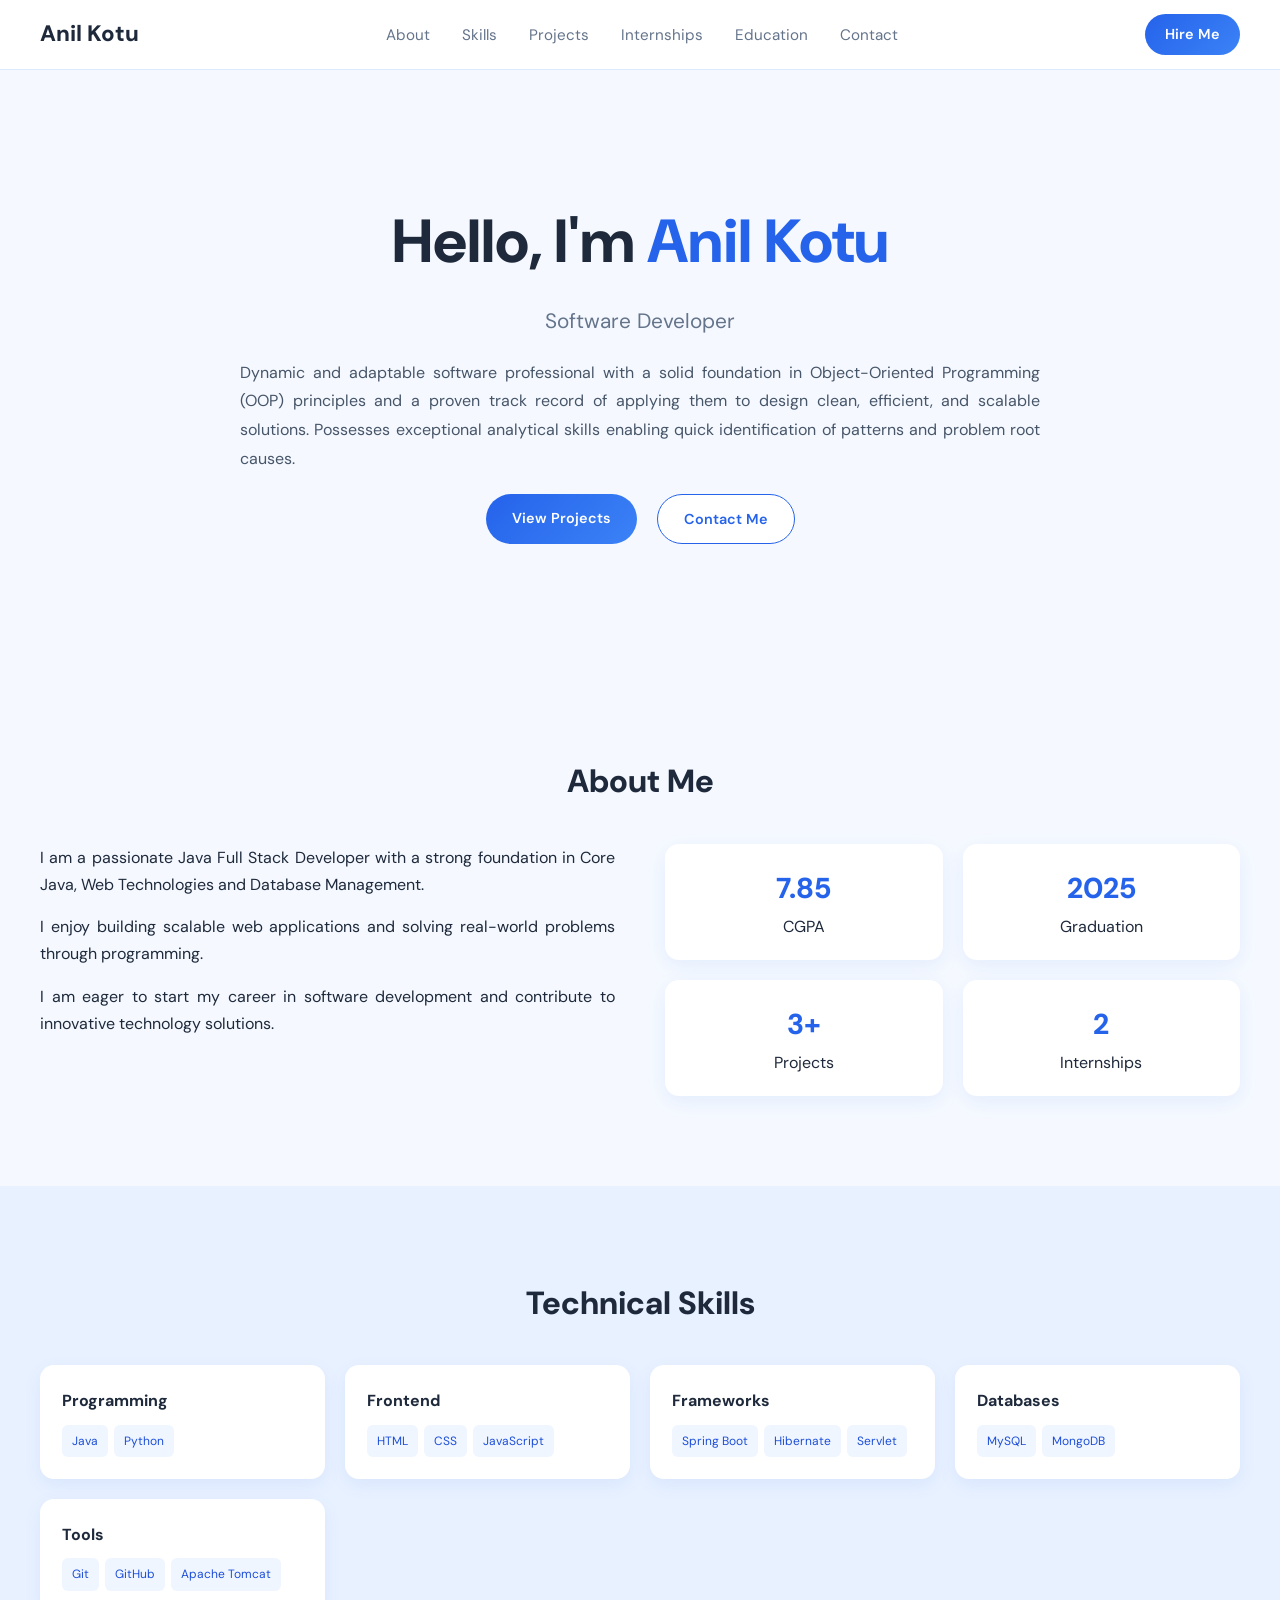
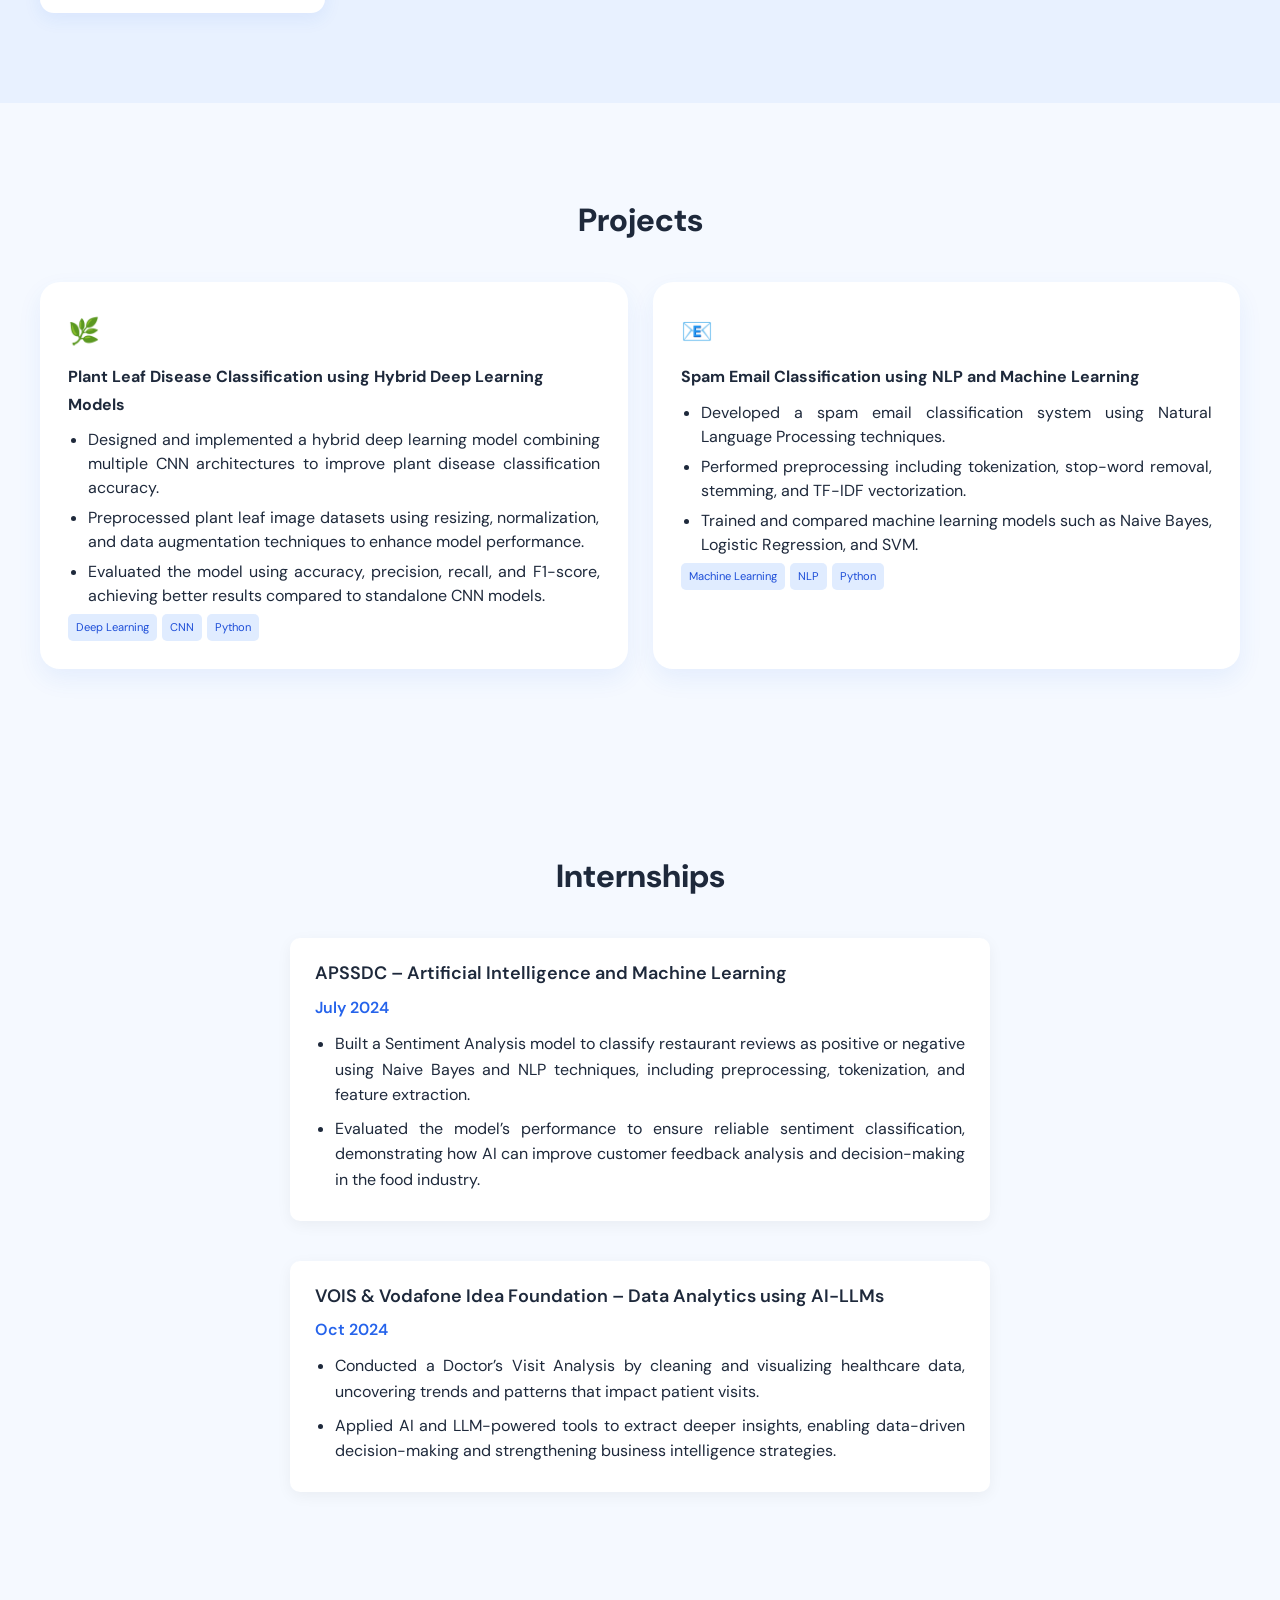
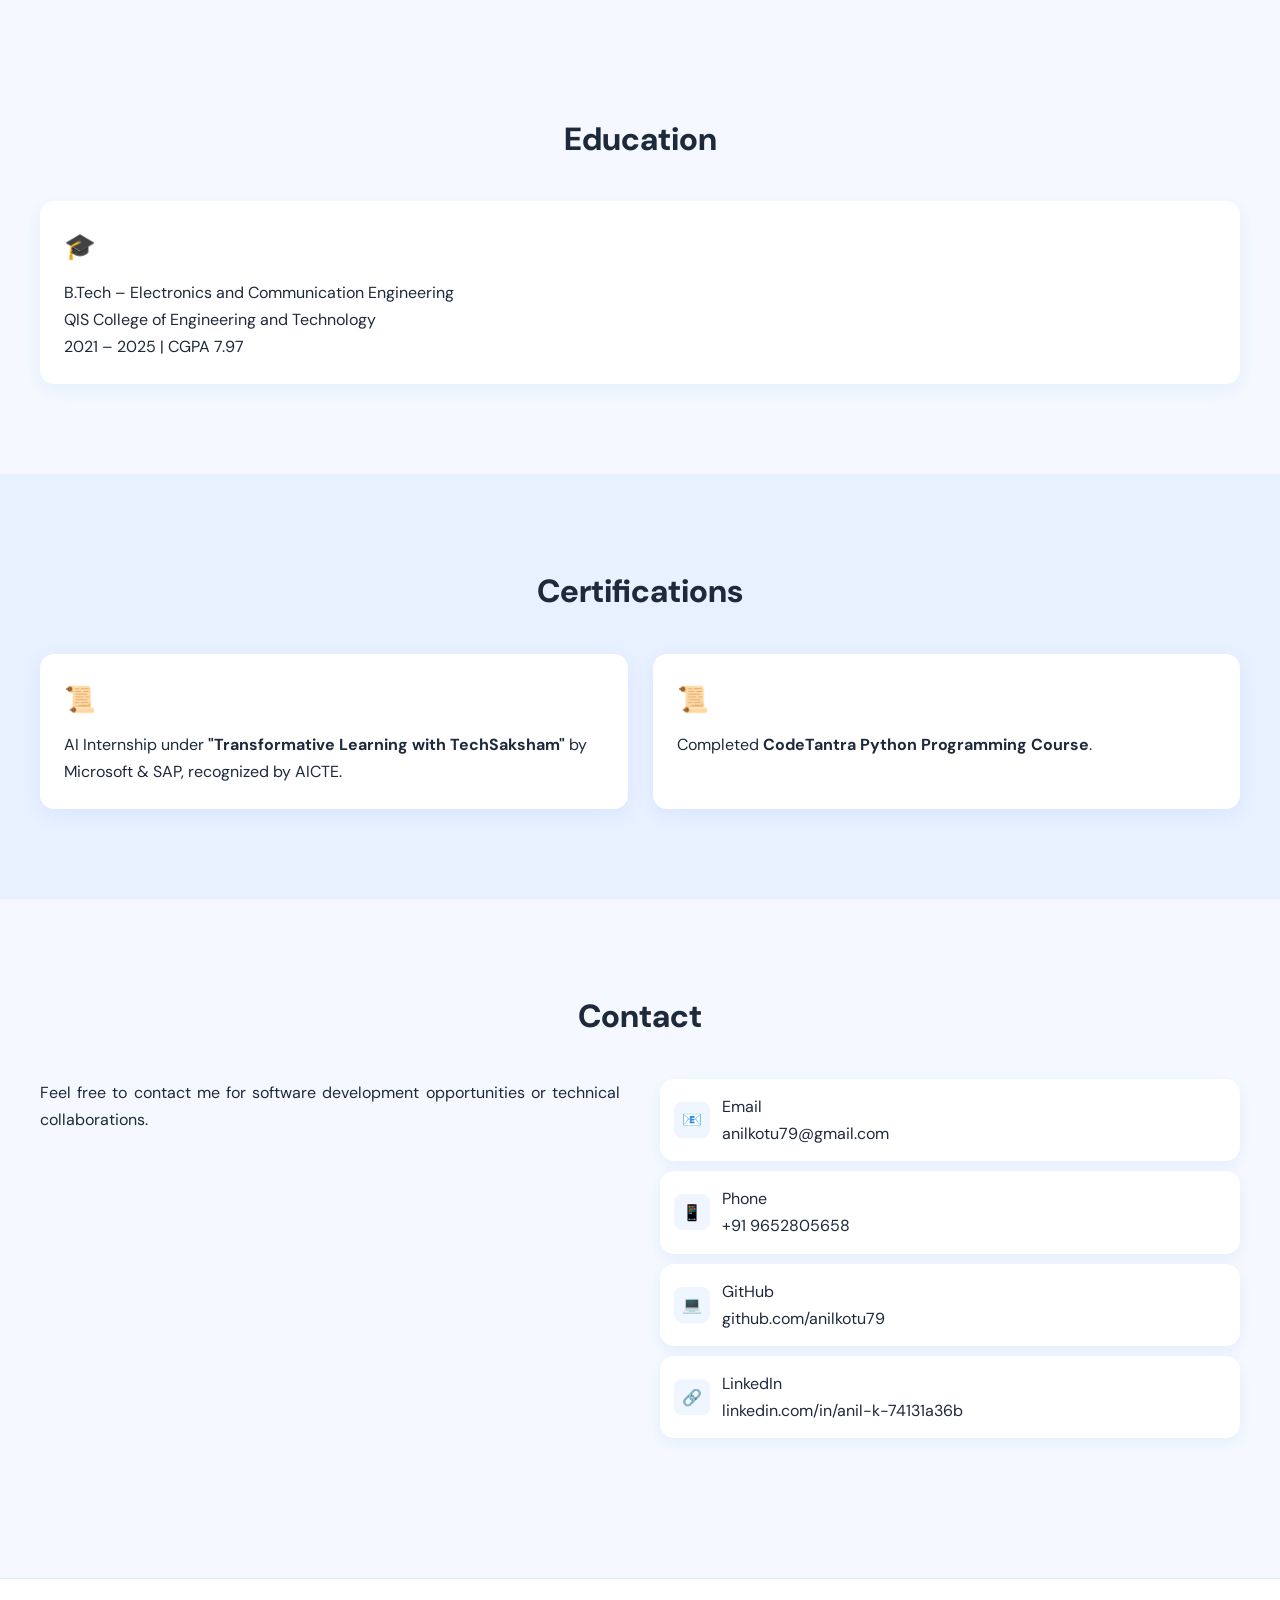
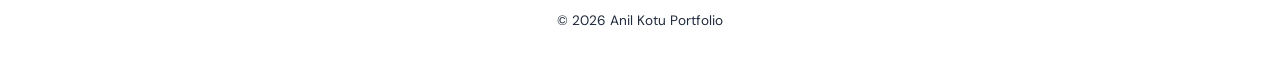
<file: index.html>
<!DOCTYPE html>
<html lang="en">

<head>

<meta charset="UTF-8">
<meta name="viewport" content="width=device-width, initial-scale=1.0">

<title>Anil Kotu | Portfolio</title>

<link href="https://fonts.googleapis.com/css2?family=DM+Sans:wght@400;500;700&family=Syne:wght@700;800&display=swap" rel="stylesheet">

<link rel="stylesheet" href="style.css"/>

</head>

<body>

<!-- NAVBAR -->

<nav>

<div class="nav-logo">
Anil Kotu
</div>

<ul class="nav-links">
<li><a href="#about">About</a></li>
<li><a href="#skills">Skills</a></li>
<li><a href="#projects">Projects</a></li>
<li><a href="#internships">Internships</a></li>
<li><a href="#education">Education</a></li>
<li><a href="#contact">Contact</a></li>
</ul>

<a href="mailto:anilkotu79@gmail.com" class="nav-cta">Hire Me</a>

</nav>


<!-- HERO -->

<section class="hero">

<div class="hero-content">

<h1>Hello, I'm <span>Anil Kotu</span></h1>

<div class="hero-role">
Software Developer
</div>

<p class="hero-bio">
Dynamic and adaptable software professional with a solid foundation in Object-Oriented Programming (OOP) principles and a proven track record of applying them to design clean, efficient, and scalable solutions. Possesses exceptional analytical skills enabling quick identification of patterns and problem root causes.
</p>

<div class="hero-btns">
<a href="#projects" class="btn btn-primary">View Projects</a>
<a href="#contact" class="btn btn-outline">Contact Me</a>
</div>

</div>

</section>


<!-- ABOUT -->

<section id="about" class="section">

<div class="container">

<h2 class="section-title">About Me</h2>

<div class="about-grid">

<div class="about-text">

<p>
I am a passionate Java Full Stack Developer with a strong foundation in Core Java, Web Technologies and Database Management.
</p>

<p>
I enjoy building scalable web applications and solving real-world problems through programming.
</p>

<p>
I am eager to start my career in software development and contribute to innovative technology solutions.
</p>

</div>

<div class="stats-row">

<div class="stat-box">
<div class="stat-num">7.85</div>
<div class="stat-label">CGPA</div>
</div>

<div class="stat-box">
<div class="stat-num">2025</div>
<div class="stat-label">Graduation</div>
</div>

<div class="stat-box">
<div class="stat-num">3+</div>
<div class="stat-label">Projects</div>
</div>

<div class="stat-box">
<div class="stat-num">2</div>
<div class="stat-label">Internships</div>
</div>

</div>

</div>

</div>

</section>


<!-- SKILLS -->

<section id="skills" class="section section-alt">

<div class="container">

<h2 class="section-title">Technical Skills</h2>

<div class="skills-grid">

<div class="skill-group">
<div class="skill-group-title">Programming</div>
<div class="tags">
<span class="tag">Java</span>
<span class="tag">Python</span>
</div>
</div>

<div class="skill-group">
<div class="skill-group-title">Frontend</div>
<div class="tags">
<span class="tag">HTML</span>
<span class="tag">CSS</span>
<span class="tag">JavaScript</span>
</div>
</div>

<div class="skill-group">
<div class="skill-group-title">Frameworks</div>
<div class="tags">
<span class="tag">Spring Boot</span>
<span class="tag">Hibernate</span>
<span class="tag">Servlet</span>
</div>
</div>

<div class="skill-group">
<div class="skill-group-title">Databases</div>
<div class="tags">
<span class="tag">MySQL</span>
<span class="tag">MongoDB</span>
</div>
</div>

<div class="skill-group">
<div class="skill-group-title">Tools</div>
<div class="tags">
<span class="tag">Git</span>
<span class="tag">GitHub</span>
<span class="tag">Apache Tomcat</span>
</div>
</div>

</div>

</div>

</section>

<!-- PROJECTS -->

<section id="projects" class="section">

<div class="container">

<h2 class="section-title">Projects</h2>

<div class="projects-grid">

<!-- PROJECT 1 -->

<div class="project-card">

<div class="project-icon">🌿</div>

<div class="project-title">
Plant Leaf Disease Classification using Hybrid Deep Learning Models
</div>

<ul class="project-desc">

<li>
Designed and implemented a hybrid deep learning model combining multiple CNN architectures to improve plant disease classification accuracy.
</li>

<li>
Preprocessed plant leaf image datasets using resizing, normalization, and data augmentation techniques to enhance model performance.
</li>

<li>
Evaluated the model using accuracy, precision, recall, and F1-score, achieving better results compared to standalone CNN models.
</li>

</ul>

<div class="project-tags">
<span class="project-tag">Deep Learning</span>
<span class="project-tag">CNN</span>
<span class="project-tag">Python</span>
</div>

</div>


<!-- PROJECT 2 -->

<div class="project-card">

<div class="project-icon">📧</div>

<div class="project-title">
Spam Email Classification using NLP and Machine Learning
</div>

<ul class="project-desc">

<li>
Developed a spam email classification system using Natural Language Processing techniques.
</li>

<li>
Performed preprocessing including tokenization, stop-word removal, stemming, and TF-IDF vectorization.
</li>

<li>
Trained and compared machine learning models such as Naive Bayes, Logistic Regression, and SVM.
</li>

</ul>

<div class="project-tags">
<span class="project-tag">Machine Learning</span>
<span class="project-tag">NLP</span>
<span class="project-tag">Python</span>
</div>

</div>

</div>

</div>

</section>

<!-- INTERNSHIPS -->

<section id="experience" class="section">

<div class="container">

<h2 class="section-title">Internships</h2>

<div class="timeline">

<div class="tl-item">

<div class="tl-role">
APSSDC – Artificial Intelligence and Machine Learning
</div>

<div class="tl-date">July 2024</div>

<ul class="exp-desc">

<li>
Built a Sentiment Analysis model to classify restaurant reviews as positive or negative using Naive Bayes and NLP techniques, including preprocessing, tokenization, and feature extraction.
</li>

<li>
Evaluated the model’s performance to ensure reliable sentiment classification, demonstrating how AI can improve customer feedback analysis and decision-making in the food industry.
</li>

</ul>

</div>


<div class="tl-item">

<div class="tl-role">
VOIS & Vodafone Idea Foundation – Data Analytics using AI-LLMs
</div>

<div class="tl-date">Oct 2024</div>

<ul class="exp-desc">

<li>
Conducted a Doctor’s Visit Analysis by cleaning and visualizing healthcare data, uncovering trends and patterns that impact patient visits.
</li>

<li>
Applied AI and LLM-powered tools to extract deeper insights, enabling data-driven decision-making and strengthening business intelligence strategies.
</li>

</ul>

</div>

</div>

</div>

</section>


<!-- EDUCATION -->

<section id="education" class="section">

<div class="container">

<h2 class="section-title">Education</h2>

<div class="edu-grid">

<div class="edu-card">

<div class="edu-emoji">🎓</div>

<div class="edu-degree">
B.Tech – Electronics and Communication Engineering
</div>

<div class="edu-school">
QIS College of Engineering and Technology
</div>

<div class="edu-meta">
2021 – 2025 | CGPA 7.97
</div>

</div>

</div>

</div>

</section>


<!-- CERTIFICATIONS -->

<!-- CERTIFICATIONS -->

<section class="section section-alt">

<div class="container">

<h2 class="section-title">Certifications</h2>

<div class="edu-grid">

<div class="edu-card">

<div class="edu-emoji">📜</div>

<div>
AI Internship under <b>"Transformative Learning with TechSaksham"</b> by Microsoft & SAP, recognized by AICTE.
</div>

</div>

<div class="edu-card">

<div class="edu-emoji">📜</div>

<div>
Completed <b>CodeTantra Python Programming Course</b>.
</div>

</div>

</div>

</div>

</section>

<!-- CONTACT -->

<section id="contact" class="section">

<div class="container">

<h2 class="section-title">Contact</h2>

<div class="contact-grid">

<div>

<p>
Feel free to contact me for software development opportunities or technical collaborations.
</p>

</div>

<div class="contact-links">

<div class="contact-item">
<div class="ci-icon">📧</div>
<div>
<div>Email</div>
<div><a href="mailto:anilkotu79@gmail.com">anilkotu79@gmail.com</a></div>
</div>
</div>

<div class="contact-item">
<div class="ci-icon">📱</div>
<div>
<div>Phone</div>
<div><a href="tel:+919652805658">+91 9652805658</a></div>
</div>
</div>

<div class="contact-item">
<div class="ci-icon">💻</div>
<div>
<div>GitHub</div>
<div><a href="https://github.com/anilkotu79">github.com/anilkotu79</a></div>
</div>
</div>

<div class="contact-item">
<div class="ci-icon">🔗</div>
<div>
<div>LinkedIn</div>
<div><a href="https://linkedin.com/in/anil-k-74131a36b">linkedin.com/in/anil-k-74131a36b</a></div>
</div>
</div>

</div>

</div>

</div>

</section>


<footer>
© 2026 Anil Kotu Portfolio
</footer>

</body>
</html>
</file>
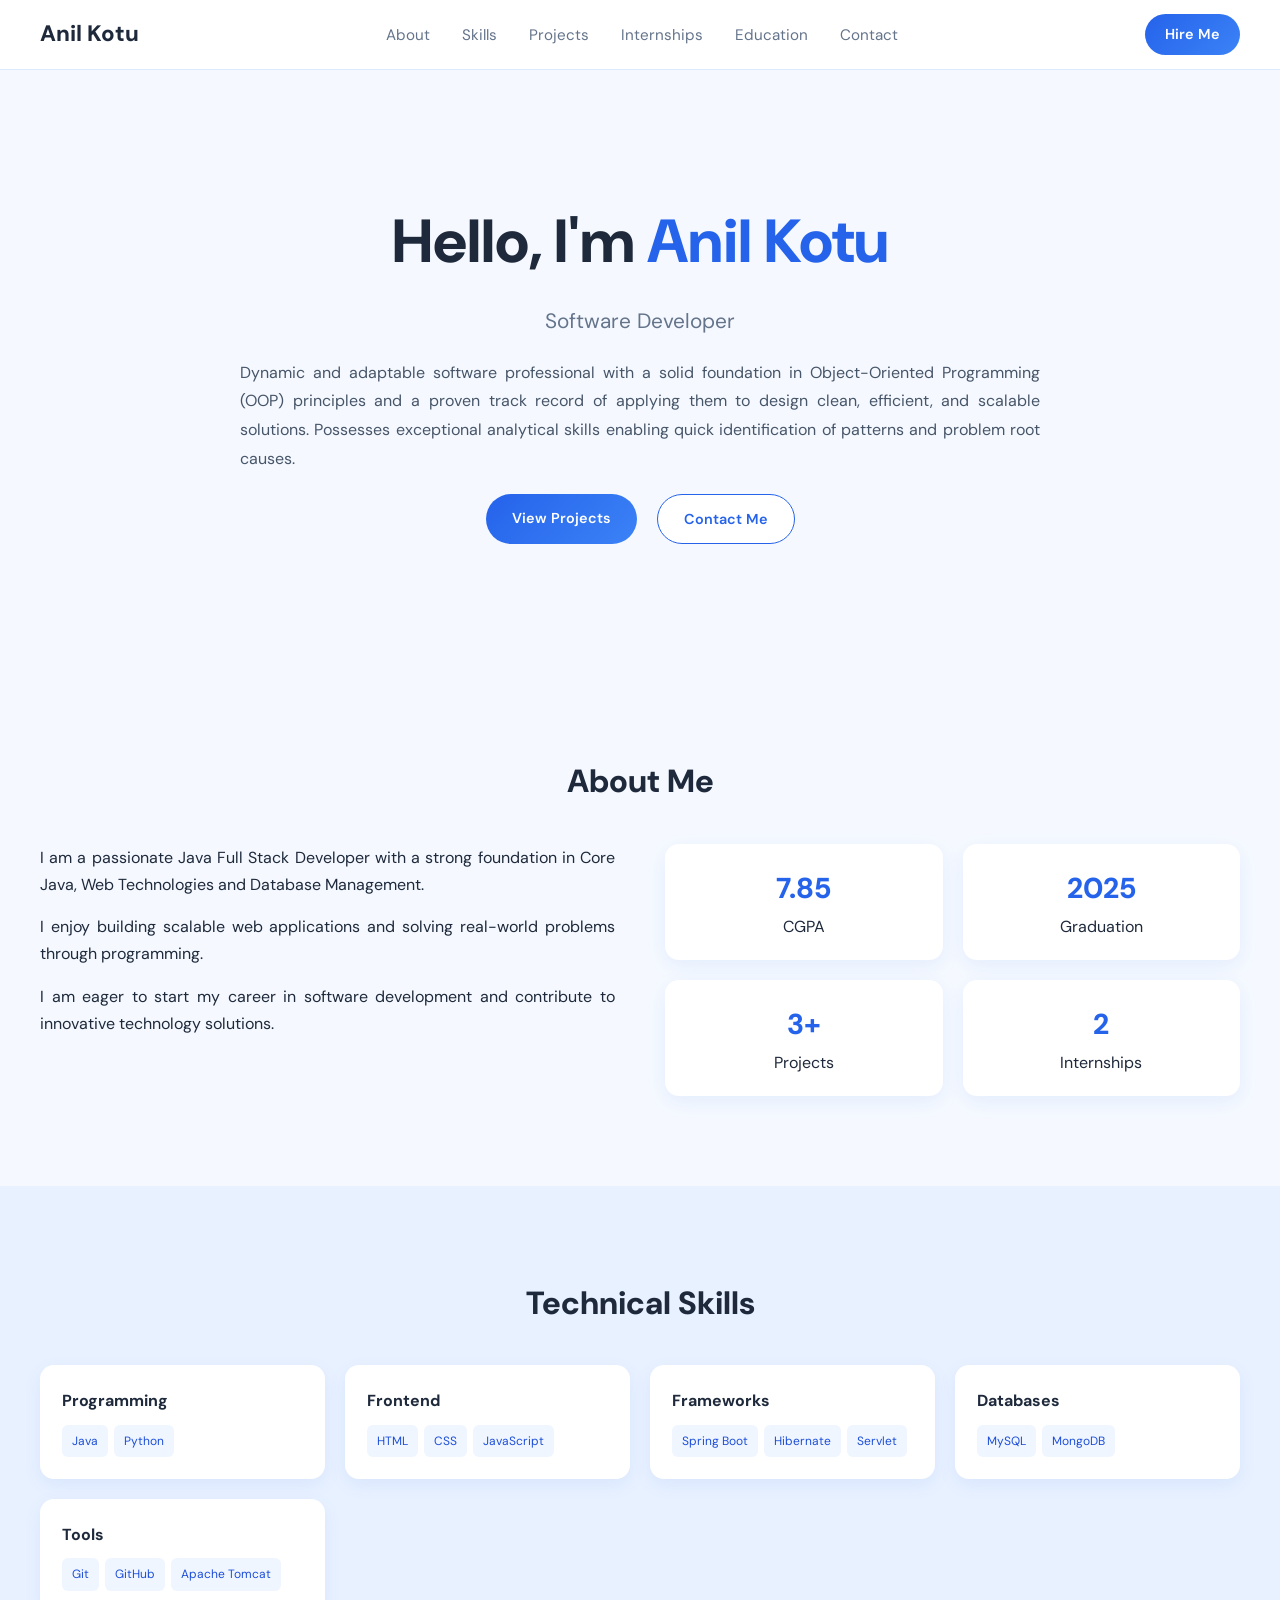
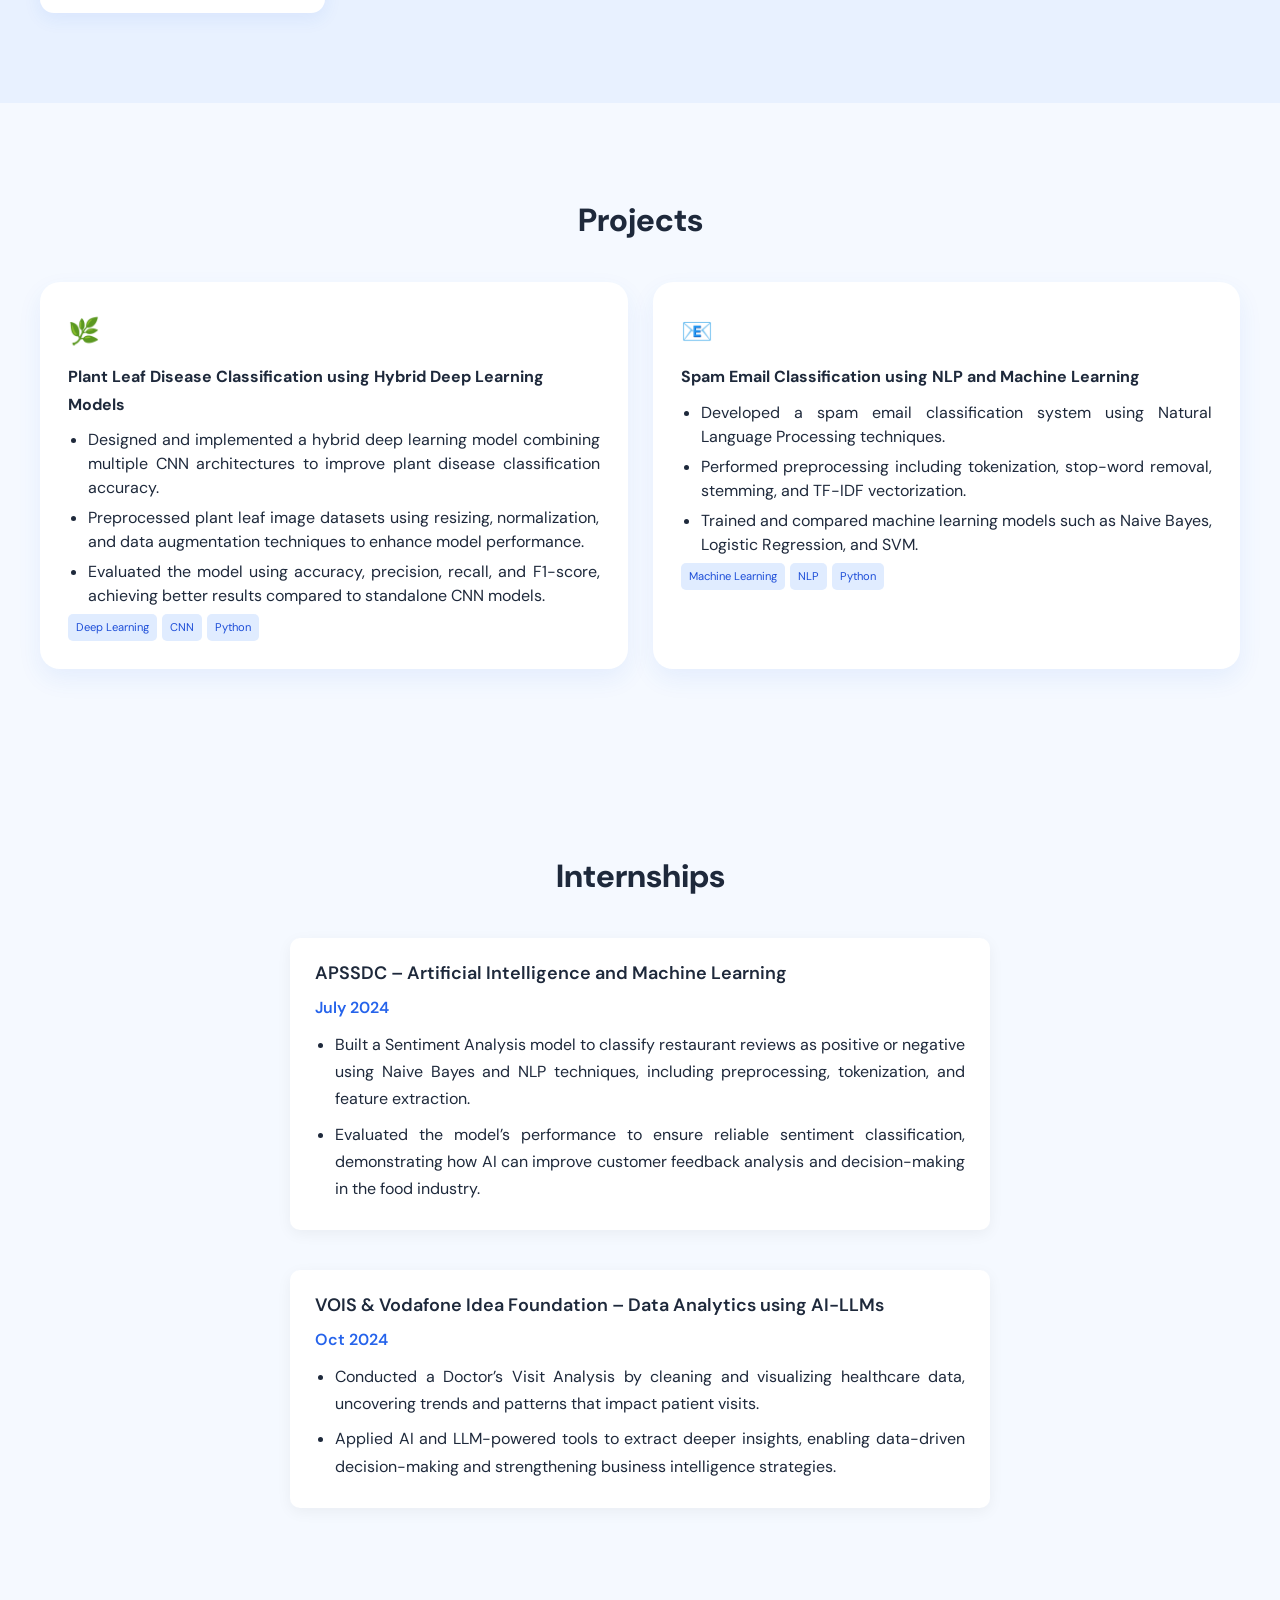
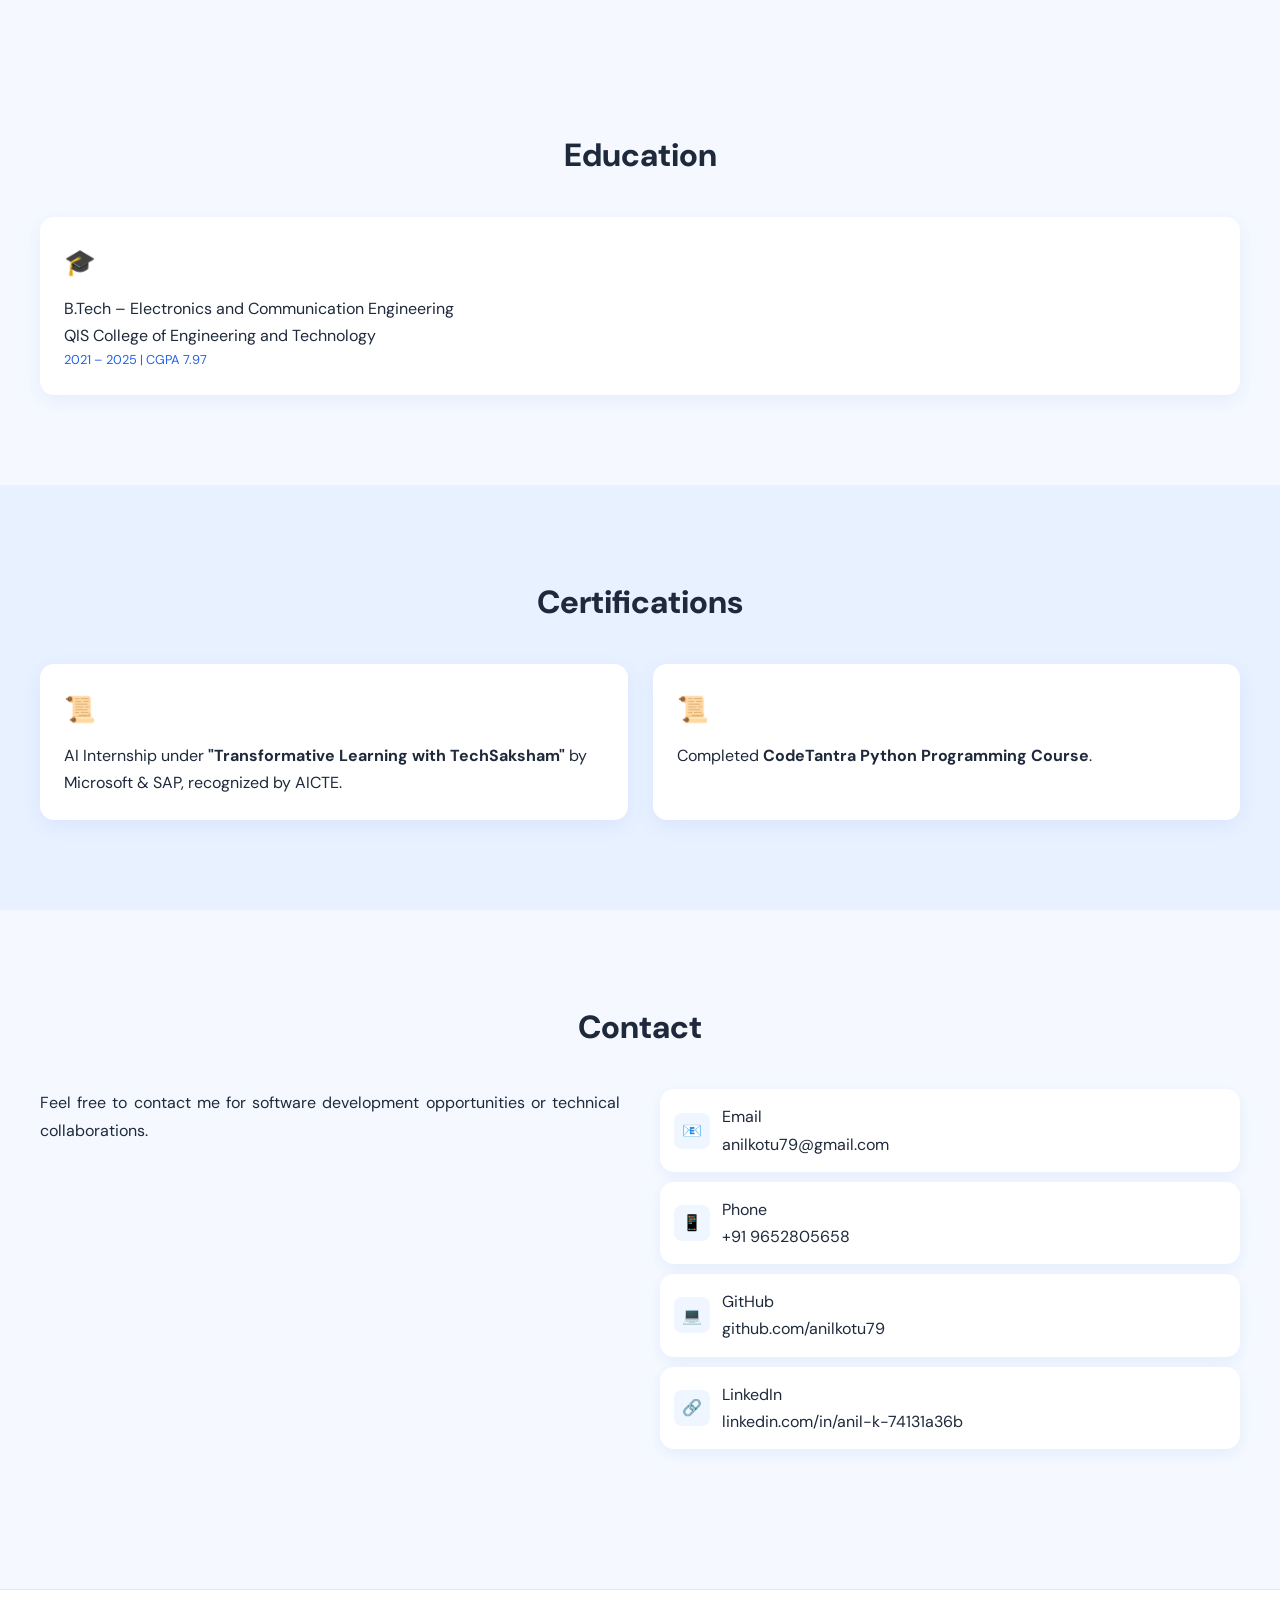
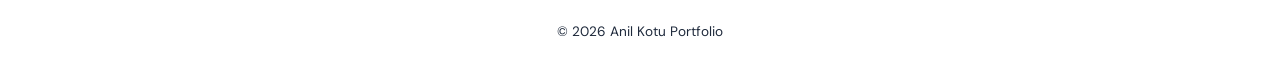
<file: anil-portfolio.html>
<!DOCTYPE html>
<html lang="en">

<head>

<meta charset="UTF-8">
<meta name="viewport" content="width=device-width, initial-scale=1.0">

<title>Anil Kotu | Portfolio</title>

<link href="https://fonts.googleapis.com/css2?family=DM+Sans:wght@400;500;700&family=Syne:wght@700;800&display=swap" rel="stylesheet">

<link rel="stylesheet" href="anil.css"/>

</head>

<body>

<!-- NAVBAR -->

<nav>

<div class="nav-logo">
Anil Kotu
</div>

<ul class="nav-links">
<li><a href="#about">About</a></li>
<li><a href="#skills">Skills</a></li>
<li><a href="#projects">Projects</a></li>
<li><a href="#internships">Internships</a></li>
<li><a href="#education">Education</a></li>
<li><a href="#contact">Contact</a></li>
</ul>

<a href="#contact" class="nav-cta">Hire Me</a>

</nav>


<!-- HERO -->

<section class="hero">

<div class="hero-content">

<h1>Hello, I'm <span>Anil Kotu</span></h1>

<div class="hero-role">
Software Developer
</div>

<p class="hero-bio">
Dynamic and adaptable software professional with a solid foundation in Object-Oriented Programming (OOP) principles and a proven track record of applying them to design clean, efficient, and scalable solutions. Possesses exceptional analytical skills enabling quick identification of patterns and problem root causes.
</p>

<div class="hero-btns">
<a href="#projects" class="btn btn-primary">View Projects</a>
<a href="#contact" class="btn btn-outline">Contact Me</a>
</div>

</div>

</section>


<!-- ABOUT -->

<section id="about" class="section">

<div class="container">

<h2 class="section-title">About Me</h2>

<div class="about-grid">

<div class="about-text">

<p>
I am a passionate Java Full Stack Developer with a strong foundation in Core Java, Web Technologies and Database Management.
</p>

<p>
I enjoy building scalable web applications and solving real-world problems through programming.
</p>

<p>
I am eager to start my career in software development and contribute to innovative technology solutions.
</p>

</div>

<div class="stats-row">

<div class="stat-box">
<div class="stat-num">7.85</div>
<div class="stat-label">CGPA</div>
</div>

<div class="stat-box">
<div class="stat-num">2025</div>
<div class="stat-label">Graduation</div>
</div>

<div class="stat-box">
<div class="stat-num">3+</div>
<div class="stat-label">Projects</div>
</div>

<div class="stat-box">
<div class="stat-num">2</div>
<div class="stat-label">Internships</div>
</div>

</div>

</div>

</div>

</section>


<!-- SKILLS -->

<section id="skills" class="section section-alt">

<div class="container">

<h2 class="section-title">Technical Skills</h2>

<div class="skills-grid">

<div class="skill-group">
<div class="skill-group-title">Programming</div>
<div class="tags">
<span class="tag">Java</span>
<span class="tag">Python</span>
</div>
</div>

<div class="skill-group">
<div class="skill-group-title">Frontend</div>
<div class="tags">
<span class="tag">HTML</span>
<span class="tag">CSS</span>
<span class="tag">JavaScript</span>
</div>
</div>

<div class="skill-group">
<div class="skill-group-title">Frameworks</div>
<div class="tags">
<span class="tag">Spring Boot</span>
<span class="tag">Hibernate</span>
<span class="tag">Servlet</span>
</div>
</div>

<div class="skill-group">
<div class="skill-group-title">Databases</div>
<div class="tags">
<span class="tag">MySQL</span>
<span class="tag">MongoDB</span>
</div>
</div>

<div class="skill-group">
<div class="skill-group-title">Tools</div>
<div class="tags">
<span class="tag">Git</span>
<span class="tag">GitHub</span>
<span class="tag">Apache Tomcat</span>
</div>
</div>

</div>

</div>

</section>

<!-- PROJECTS -->

<section id="projects" class="section">

<div class="container">

<h2 class="section-title">Projects</h2>

<div class="projects-grid">

<!-- PROJECT 1 -->

<div class="project-card">

<div class="project-icon">🌿</div>

<div class="project-title">
Plant Leaf Disease Classification using Hybrid Deep Learning Models
</div>

<ul class="project-desc">

<li>
Designed and implemented a hybrid deep learning model combining multiple CNN architectures to improve plant disease classification accuracy.
</li>

<li>
Preprocessed plant leaf image datasets using resizing, normalization, and data augmentation techniques to enhance model performance.
</li>

<li>
Evaluated the model using accuracy, precision, recall, and F1-score, achieving better results compared to standalone CNN models.
</li>

</ul>

<div class="project-tags">
<span class="project-tag">Deep Learning</span>
<span class="project-tag">CNN</span>
<span class="project-tag">Python</span>
</div>

</div>


<!-- PROJECT 2 -->

<div class="project-card">

<div class="project-icon">📧</div>

<div class="project-title">
Spam Email Classification using NLP and Machine Learning
</div>

<ul class="project-desc">

<li>
Developed a spam email classification system using Natural Language Processing techniques.
</li>

<li>
Performed preprocessing including tokenization, stop-word removal, stemming, and TF-IDF vectorization.
</li>

<li>
Trained and compared machine learning models such as Naive Bayes, Logistic Regression, and SVM.
</li>

</ul>

<div class="project-tags">
<span class="project-tag">Machine Learning</span>
<span class="project-tag">NLP</span>
<span class="project-tag">Python</span>
</div>

</div>

</div>

</div>

</section>

<!-- INTERNSHIPS -->

<section id="experience" class="section">

<div class="container">

<h2 class="section-title">Internships</h2>

<div class="timeline">

<div class="tl-item">

<div class="tl-role">
APSSDC – Artificial Intelligence and Machine Learning
</div>

<div class="tl-date">July 2024</div>

<ul class="exp-desc">

<li>
Built a Sentiment Analysis model to classify restaurant reviews as positive or negative using Naive Bayes and NLP techniques, including preprocessing, tokenization, and feature extraction.
</li>

<li>
Evaluated the model’s performance to ensure reliable sentiment classification, demonstrating how AI can improve customer feedback analysis and decision-making in the food industry.
</li>

</ul>

</div>


<div class="tl-item">

<div class="tl-role">
VOIS & Vodafone Idea Foundation – Data Analytics using AI-LLMs
</div>

<div class="tl-date">Oct 2024</div>

<ul class="exp-desc">

<li>
Conducted a Doctor’s Visit Analysis by cleaning and visualizing healthcare data, uncovering trends and patterns that impact patient visits.
</li>

<li>
Applied AI and LLM-powered tools to extract deeper insights, enabling data-driven decision-making and strengthening business intelligence strategies.
</li>

</ul>

</div>

</div>

</div>

</section>


<!-- EDUCATION -->

<section id="education" class="section">

<div class="container">

<h2 class="section-title">Education</h2>

<div class="edu-grid">

<div class="edu-card">

<div class="edu-emoji">🎓</div>

<div class="edu-degree">
B.Tech – Electronics and Communication Engineering
</div>

<div class="edu-school">
QIS College of Engineering and Technology
</div>

<div class="edu-meta">
2021 – 2025 | CGPA 7.97
</div>

</div>

</div>

</div>

</section>


<!-- CERTIFICATIONS -->

<!-- CERTIFICATIONS -->

<section class="section section-alt">

<div class="container">

<h2 class="section-title">Certifications</h2>

<div class="edu-grid">

<div class="edu-card">

<div class="edu-emoji">📜</div>

<div>
AI Internship under <b>"Transformative Learning with TechSaksham"</b> by Microsoft & SAP, recognized by AICTE.
</div>

</div>

<div class="edu-card">

<div class="edu-emoji">📜</div>

<div>
Completed <b>CodeTantra Python Programming Course</b>.
</div>

</div>

</div>

</div>

</section>

<!-- CONTACT -->

<section id="contact" class="section">

<div class="container">

<h2 class="section-title">Contact</h2>

<div class="contact-grid">

<div>

<p>
Feel free to contact me for software development opportunities or technical collaborations.
</p>

</div>

<div class="contact-links">

<div class="contact-item">
<div class="ci-icon">📧</div>
<div>
<div>Email</div>
<div><a href="mailto:anilkotu79@gmail.com">anilkotu79@gmail.com</a></div>
</div>
</div>

<div class="contact-item">
<div class="ci-icon">📱</div>
<div>
<div>Phone</div>
<div><a href="tel:+919652805658">+91 9652805658</a></div>
</div>
</div>

<div class="contact-item">
<div class="ci-icon">💻</div>
<div>
<div>GitHub</div>
<div><a href="https://github.com/anilkotu79">github.com/anilkotu79</a></div>
</div>
</div>

<div class="contact-item">
<div class="ci-icon">🔗</div>
<div>
<div>LinkedIn</div>
<div><a href="https://linkedin.com/in/anil-k-74131a36b">linkedin.com/in/anil-k-74131a36b</a></div>
</div>
</div>

</div>

</div>

</div>

</section>


<footer>
© 2026 Anil Kotu Portfolio
</footer>

</body>
</html>
</file>
<file: style.css>
/* RESET */

*{
margin:0;
padding:0;
box-sizing:border-box;
}

html{
scroll-behavior:smooth;
}

/* COLORS */

:root{

--bg:#f5f9ff;
--bg2:#e8f1ff;
--white:#ffffff;

--text:#1e293b;
--muted:#64748b;

--accent:#2563eb;
--accent2:#3b82f6;

--border:#dbeafe;

--radius:14px;
--radius-lg:20px;

}

/* BODY */

body{
font-family:'DM Sans',sans-serif;
background:var(--bg);
color:var(--text);
line-height:1.7;
}

a{
text-decoration:none;
color:inherit;
}

/* NAVBAR */

nav{

position:sticky;
top:0;

background:white;

height:70px;

display:flex;
align-items:center;
justify-content:space-between;

padding:0 40px;

border-bottom:1px solid var(--border);

z-index:100;

}

.nav-logo{
font-size:1.4rem;
font-weight:800;
}

.nav-logo span{
color:var(--accent);
}

.nav-links{

display:flex;
gap:2rem;
list-style:none;

}

.nav-links a{

font-size:.95rem;
color:var(--muted);

}

.nav-links a:hover{
color:var(--accent);
}

.nav-cta{

background:linear-gradient(135deg,var(--accent),var(--accent2));
color:white;

padding:8px 20px;

border-radius:30px;

font-size:.9rem;
font-weight:600;

}

/* MOBILE NAVBAR */

@media (max-width:768px){

.nav-links{
display:none;
}

}

/* HERO SECTION */

.hero{
display:flex;
flex-direction:column;
align-items:center;
justify-content:center;
text-align:center;
padding:120px 20px;
}

.hero h1{

font-size:3.8rem;
font-weight:800;
margin-bottom:10px;

}

.hero h1 span{
color:var(--accent);
}

.hero-role{

font-size:1.3rem;
color:var(--muted);
margin-bottom:20px;

}

.hero-bio{

max-width:800px;
margin:20px auto;
line-height:1.8;
text-align:justify;
color:#475569;

}

.hero-btns{
display:flex;
justify-content:center;
gap:20px;
}

/* BUTTONS */

.btn{

padding:12px 26px;
border-radius:30px;
font-size:.9rem;
font-weight:600;
transition:0.3s;

}

.btn-primary{

background:linear-gradient(135deg,var(--accent),var(--accent2));
color:white;

}

.btn-primary:hover{
transform:translateY(-2px);
}

.btn-outline{

border:1px solid var(--accent);
background:white;
color:var(--accent);

}

.btn-outline:hover{
background:var(--accent);
color:white;
}

/* SECTIONS */

.section{
padding:90px 30px;
}

.section-alt{
background:var(--bg2);
}

.container{

max-width:1200px;
margin:auto;

}

.section-title{

font-size:2rem;
font-weight:800;
margin-bottom:35px;
text-align:center;

}

/* ABOUT */

.about-grid{

display:grid;
grid-template-columns:1fr 1fr;
gap:50px;

}

@media(max-width:850px){

.about-grid{
grid-template-columns:1fr;
}

}

.stats-row{

display:grid;
grid-template-columns:1fr 1fr;
gap:20px;

}

.stat-box{

background:white;
padding:20px;
border-radius:var(--radius);
box-shadow:0 6px 20px rgba(37,99,235,0.08);
text-align:center;

}

.stat-num{

font-size:1.8rem;
font-weight:800;
color:var(--accent);

}

/* SKILLS */

.skills-grid{

display:grid;
grid-template-columns:repeat(auto-fit,minmax(240px,1fr));
gap:20px;

}

.skill-group{

background:white;
padding:22px;
border-radius:var(--radius);
box-shadow:0 6px 18px rgba(37,99,235,0.08);

}

.skill-group-title{

font-weight:700;
margin-bottom:10px;

}

.tags{

display:flex;
flex-wrap:wrap;
gap:6px;

}

.tag{

background:#eff6ff;
padding:6px 10px;
border-radius:6px;
font-size:.75rem;
color:#1d4ed8;

}

/* PROJECTS */

.projects-grid{

display:grid;
grid-template-columns:repeat(auto-fit,minmax(320px,1fr));
gap:25px;

}

.project-card{

background:white;
padding:28px;
border-radius:var(--radius-lg);
box-shadow:0 10px 25px rgba(37,99,235,0.08);
transition:.3s;

}

.project-card:hover{
transform:translateY(-6px);
}

.project-icon{
font-size:1.6rem;
margin-bottom:10px;
}

.project-title{
font-weight:700;
margin-bottom:5px;
}

.project-desc{
padding-left:20px;
margin-top:10px;
}

.project-desc li{
margin-bottom:6px;
line-height:1.5;
text-align:justify;
}

.project-tags{

display:flex;
flex-wrap:wrap;
gap:5px;

}

.project-tag{

background:#e0ecff;
color:#1d4ed8;
font-size:.7rem;
padding:4px 8px;
border-radius:5px;

}

/* INTERNSHIPS */

.timeline{
max-width:700px;
margin:auto;
}

.tl-item{

margin-bottom:40px;
padding:20px 25px;
background:#ffffff;
border-radius:10px;
box-shadow:0 4px 15px rgba(0,0,0,0.05);

}

.tl-date{
font-weight:600;
color:#2563eb;
margin-bottom:6px;
}

.tl-role{
font-size:18px;
font-weight:600;
margin-bottom:5px;
}

.exp-desc{
padding-left:20px;
margin-top:10px;
}

.exp-desc li{
margin-bottom:8px;
line-height:1.6;
text-align:justify;
}

/* EDUCATION */

.edu-grid{

display:grid;
grid-template-columns:repeat(auto-fit,minmax(300px,1fr));
gap:25px;

}

.edu-card{

background:white;
padding:24px;
border-radius:var(--radius);
box-shadow:0 6px 20px rgba(37,99,235,0.08);

}

.edu-emoji{
font-size:1.6rem;
margin-bottom:10px;
}

.edu-card p{
text-align:justify;
}

/* CONTACT */

.contact-grid{

display:grid;
grid-template-columns:1fr 1fr;
gap:40px;

}

@media(max-width:850px){

.contact-grid{
grid-template-columns:1fr;
}

}

.contact-item{

display:flex;
align-items:center;
gap:12px;
background:white;
padding:14px;
border-radius:var(--radius);
box-shadow:0 5px 15px rgba(37,99,235,0.08);
margin-bottom:10px;

}

.ci-icon{

width:36px;
height:36px;

border-radius:8px;
background:#eff6ff;

display:flex;
align-items:center;
justify-content:center;

}

/* FOOTER */

footer{

text-align:center;
padding:30px;
margin-top:40px;
background:white;
border-top:1px solid var(--border);
font-size:.85rem;

}

/* PARAGRAPH JUSTIFY */

p{
text-align:justify;
line-height:1.7;
margin-bottom:15px;
}
</file>
<file: anil.css>
/* RESET */

*{
margin:0;
padding:0;
box-sizing:border-box;
}

html{
scroll-behavior:smooth; /* smooth scrolling */
}

/* COLORS */

:root{

--bg:#f5f9ff;
--bg2:#e8f1ff;
--white:#ffffff;

--text:#1e293b;
--muted:#64748b;

--accent:#2563eb;
--accent2:#3b82f6;

--border:#dbeafe;

--radius:14px;
--radius-lg:20px;

}

/* BODY */

body{

font-family:'DM Sans',sans-serif;
background:var(--bg);
color:var(--text);
line-height:1.7;

}

a{
text-decoration:none;
color:inherit;
}

/* NAVBAR */

nav{

position:sticky;
top:0;

background:white;

height:70px;

display:flex;
align-items:center;
justify-content:space-between;

padding:0 40px;

border-bottom:1px solid var(--border);

z-index:100;

}

.nav-logo{

font-size:1.4rem;
font-weight:800;

}

.nav-logo span{
color:var(--accent);
}

.nav-links{

display:flex;
gap:2rem;
list-style:none;

}

.nav-links a{

font-size:.95rem;
color:var(--muted);

}

.nav-links a:hover{
color:var(--accent);
}

.nav-cta{

background:linear-gradient(135deg,var(--accent),var(--accent2));
color:white;

padding:8px 20px;

border-radius:30px;

font-size:.9rem;
font-weight:600;

}

/* HERO SECTION */

.hero{
display:flex;
flex-direction:column;
align-items:center;
justify-content:center;
text-align:center;
padding:120px 20px;
}

.hero h1{
font-size:3.8rem;
font-weight:800;
margin-bottom:10px;
text-align:center;
}

.hero h1 span{
color:var(--accent);
}

.hero-role{

font-size:1.3rem;
color:var(--muted);
margin-bottom:20px;

}

.hero-bio{

max-width:800px;
margin:20px auto;
line-height:1.8;
text-align:justify;
color:#475569;

}

.hero-btns{
display:flex;
justify-content:center;
gap:20px;
}

/* BUTTONS */

.btn{

padding:12px 26px;
border-radius:30px;
font-size:.9rem;
font-weight:600;
transition:0.3s;

}

.btn-primary{

background:linear-gradient(135deg,var(--accent),var(--accent2));
color:white;

}

.btn-primary:hover{
transform:translateY(-2px);
}

.btn-outline{

border:1px solid var(--accent);
background:white;
color:var(--accent);

}

.btn-outline:hover{
background:var(--accent);
color:white;
}

/* SECTIONS */

.section{
padding:90px 30px;
}

.section-alt{
background:var(--bg2);
}

.container{

max-width:1200px;
margin:auto;

}

.section-title{

font-size:2rem;
font-weight:800;
margin-bottom:35px;
text-align:center;

}

/* ABOUT */

.about-grid{

display:grid;
grid-template-columns:1fr 1fr;
gap:50px;

}

@media(max-width:850px){

.about-grid{
grid-template-columns:1fr;
}

}

.stats-row{

display:grid;
grid-template-columns:1fr 1fr;
gap:20px;

}

.stat-box{

background:white;
padding:20px;
border-radius:var(--radius);
box-shadow:0 6px 20px rgba(37,99,235,0.08);
text-align:center;

}

.stat-num{

font-size:1.8rem;
font-weight:800;
color:var(--accent);

}

/* SKILLS */

.skills-grid{

display:grid;
grid-template-columns:repeat(auto-fit,minmax(240px,1fr));
gap:20px;

}

.skill-group{

background:white;
padding:22px;
border-radius:var(--radius);
box-shadow:0 6px 18px rgba(37,99,235,0.08);

}

.skill-group-title{

font-weight:700;
margin-bottom:10px;

}

.tags{

display:flex;
flex-wrap:wrap;
gap:6px;

}

.tag{

background:#eff6ff;
padding:6px 10px;
border-radius:6px;
font-size:.75rem;
color:#1d4ed8;

}

/* PROJECTS */

.projects-grid{

display:grid;
grid-template-columns:repeat(auto-fit,minmax(320px,1fr));
gap:25px;

}

.project-card{

background:white;
padding:28px;
border-radius:var(--radius-lg);
box-shadow:0 10px 25px rgba(37,99,235,0.08);
transition:.3s;

}

.project-card:hover{
transform:translateY(-6px);
}

.project-icon{
font-size:1.6rem;
margin-bottom:10px;
}

.project-title{
font-weight:700;
margin-bottom:5px;
}

.project-desc{
padding-left:20px;
margin-top:10px;
}

.project-desc li{
margin-bottom:6px;
line-height:1.5;
text-align:justify;
}

.project-tags{

display:flex;
flex-wrap:wrap;
gap:5px;

}

.project-tag{

background:#e0ecff;
color:#1d4ed8;
font-size:.7rem;
padding:4px 8px;
border-radius:5px;

}

/* INTERNSHIP TIMELINE */

.timeline{
max-width:700px;
margin:auto;
}

.tl-item{

margin-bottom:40px;
padding:20px 25px;
background:#ffffff;
border-radius:10px;
box-shadow:0 4px 15px rgba(0,0,0,0.05);

}

.tl-date{
font-weight:600;
color:#2563eb;
margin-bottom:6px;
}

.tl-role{
font-size:18px;
font-weight:600;
margin-bottom:5px;
}

/* INTERNSHIP TEXT */

.exp-desc{
padding-left:20px;
margin-top:10px;
text-align:justify;
}

.exp-desc li{
margin-bottom:8px;
line-height:1.7;
text-align:justify;
}

/* EDUCATION */

.edu-grid{

display:grid;
grid-template-columns:repeat(auto-fit,minmax(300px,1fr));
gap:25px;

}

.edu-card{

background:white;
padding:24px;
border-radius:var(--radius);
box-shadow:0 6px 20px rgba(37,99,235,0.08);

}

.edu-emoji{
font-size:1.6rem;
margin-bottom:10px;
}

.edu-meta{
color:var(--accent);
font-size:.8rem;
}

/* CONTACT */

.contact-grid{

display:grid;
grid-template-columns:1fr 1fr;
gap:40px;

}

@media(max-width:850px){

.contact-grid{
grid-template-columns:1fr;
}

}

.contact-item{

display:flex;
align-items:center;
gap:12px;
background:white;
padding:14px;
border-radius:var(--radius);
box-shadow:0 5px 15px rgba(37,99,235,0.08);
margin-bottom:10px;

}

.ci-icon{

width:36px;
height:36px;

border-radius:8px;
background:#eff6ff;

display:flex;
align-items:center;
justify-content:center;

}

/* FOOTER */

footer{

text-align:center;
padding:30px;
margin-top:40px;
background:white;
border-top:1px solid var(--border);
font-size:.85rem;

}

/* PARAGRAPH JUSTIFY */

p{
text-align:justify;
line-height:1.7;
margin-bottom:15px;
}
</file>
